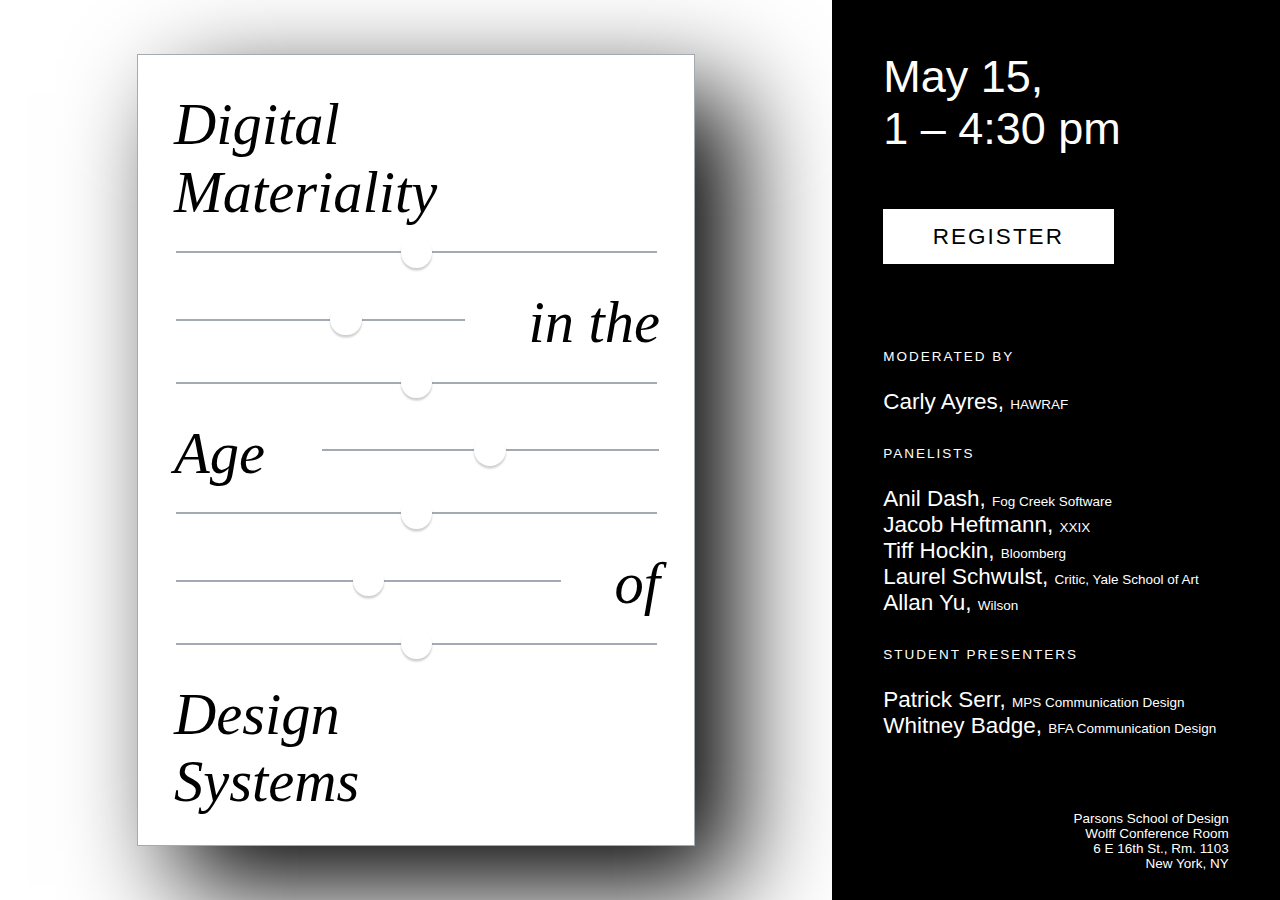
<file: digital-materiality/index.html>
<!DOCTYPE html>
<html>
  <head>
    <meta charset='utf-8'>
    <title>Digital Materiality in the Age of Design Systems</title>
    <meta name="viewport" content="width=device-width, initial-scale=1">
    <link href="assets/css/styles.css" media="all" rel="stylesheet" />
    <link rel="shortcut icon" href="" />
    <script src="https://ajax.googleapis.com/ajax/libs/jquery/1.11.1/jquery.min.js"></script>
  </head>

  <body>
      <div class="float_contain">
        <div class="wrapper shadow">
        <div class="container">
            <div class="title l c c7">Digital Materiality</div>
            <div class="spacer c c3"></div>
            <div class="spacer c c10">
                <input type="range" min="0" max="4" value="2" class="slider" id="myRange1">
            </div>
            <div class="spacer c c6">
                <input type="range" min="0" max="5" value="3" class="slider" id="myRange2">
            </div>
            <div class="title r c c4">in the</div>
            <div class="spacer c c10">
                <input type="range" min="0" max="4" value="2" class="slider" id="myRange3">
            </div>
            <div class="title  l c c3">Age</div>
            <div class="spacer c c7">
                <input type="range" min="0" max="2" value="1" class="slider" id="myRange4">
            </div>
            <div class="spacer c c10">
                <input type="range" min="-40" max="120" value="40" step="20" class="slider" id="myRange5">
            </div>
            <div class="spacer c c8">
                <input type="range" min="0" max="2" value="1" class="slider" id="myRange6">
            </div>
            <div class="title r c c2">of</div>
            <div class="spacer c c10">
                <input type="range" min="0" max="4" value="2" class="slider" id="myRange7">
            </div>
            <div class="title l c c6">Design Systems</div>   
        </div> 
        </div>
    </div>
    <div class="details">
        <p class="l" id="date">May 15,<br/>1 &ndash; 4:30 pm</p>
        <button type="button" onclick="location.href='https://www.eventbrite.com/e/digital-materiality-in-the-age-of-design-systems-tickets-45657918062';" value="Go to EventBrite" class="CTA">
                Register
        </button>
        <div class="l" id="speakers">
             <p>
                <span class="category">MODERATED BY</span><br/>
            </p>
            <p>
                Carly Ayres, <span class="sm">HAWRAF</span><br/>
            </p>
            <p>
                <span class="category">PANELISTS</span><br/>
            </p>
            <p>
                Anil Dash, <span class="sm">Fog Creek Software</span><br/>
                Jacob Heftmann, <span class="sm">XXIX</span><br/>
                Tiff Hockin, <span class="sm">Bloomberg</span><br/>
                Laurel Schwulst, <span class="sm">Critic, Yale School of Art</span><br/>
                Allan Yu, <span class="sm">Wilson</span><br/>

            </p>
            <p>
                <span class="category">STUDENT PRESENTERS</span><br/>
            </p>
            <p>
                Patrick Serr, <span class="sm">MPS Communication Design</span><br/>
                Whitney Badge, <span class="sm">BFA Communication Design</span><br/>
            </p>
        </div>
        <p class="r" id="address">Parsons School of Design
            <br/>Wolff Conference Room
            <br/>6 E 16th St., Rm. 1103
            <br/>New York, NY
    </p>
    </div>

      <script src="assets/js/app.js"></script>

  </body>
</html>
</file>
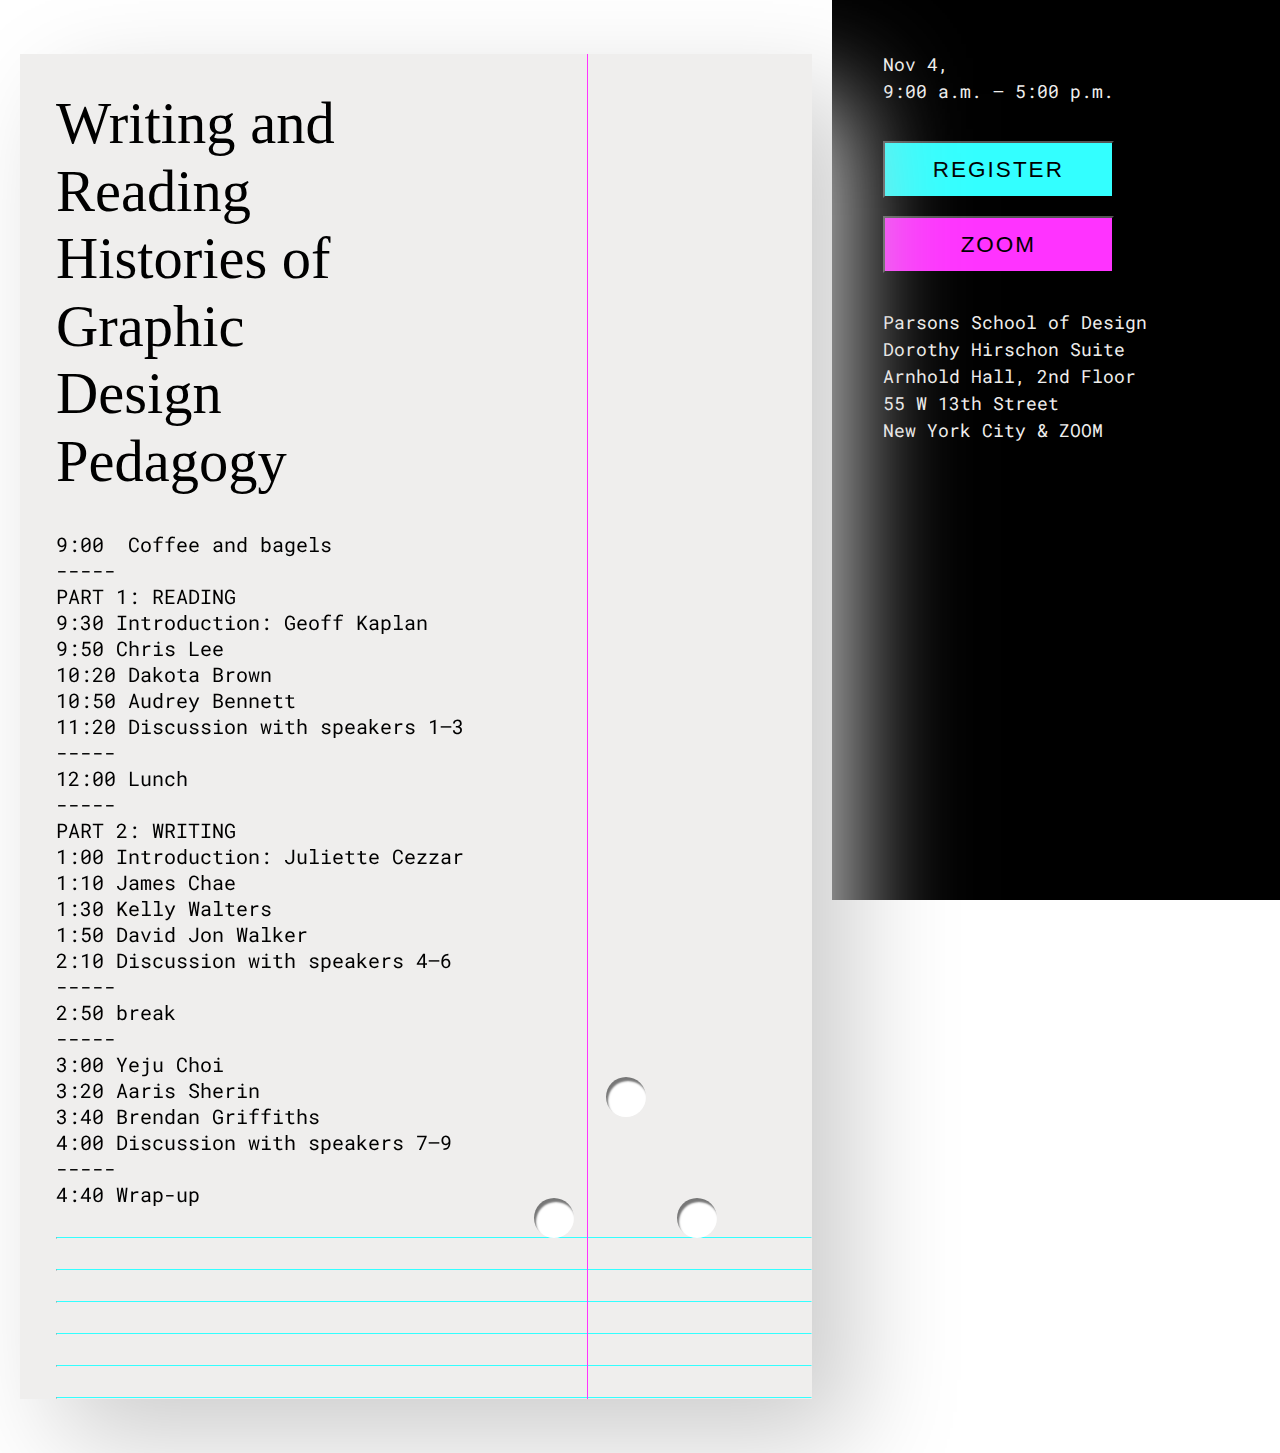
<file: gd-pedagogy/index.html>
<!DOCTYPE html>
<html>
  <head>
    <meta charset='utf-8'>
    <title>Writing and Reading Histories of Graphic Design Pedagogy</title>
    <meta name="viewport" content="width=device-width, initial-scale=1">
    <link href="assets/css/styles.css?2022" media="all" rel="stylesheet" />
    <link rel="shortcut icon" href="" />
    <script src="https://ajax.googleapis.com/ajax/libs/jquery/1.11.1/jquery.min.js"></script>
    <link href="//webfonts3.radimpesko.com/RP-W-dc6de4a2-681a-4153-b74b-fe10029523e6" rel="stylesheet">
    <link href="https://fonts.googleapis.com/css?family=Roboto+Mono" rel="stylesheet">
    <meta property="og:title" content="Writing and Reading Histories of Graphic Design Pedagogy">
    <meta property="og:description" content="Writing and Reading Histories of Graphic Design Pedagogy">
    <meta property="og:type" content="website">
    <meta property="og:url" content="https://parsons.github.io/gd-pedagogy/">
    <meta property="og:image" content="https://parsons.github.io/gd-pedagogy/assets/img/gd-pedagogy.jpg">
  </head>

  <body>
      <div class="float_contain">

<div class="wrapper shadow">

        <div class="container">

            <div class="title l c c7">Writing and Reading Histories of Graphic Design Pedagogy</div>


        </div>

        <div class="vl"></div>
        <div class="schedule">
                <p>9:00  	Coffee and bagels</p>
                <p>-----</p>
                <p>PART 1: READING</p>
                <p>9:30	Introduction: Geoff Kaplan</p>
                <p>9:50	 Chris Lee</p>
                <p>10:20	Dakota Brown</p>
                <p>10:50  Audrey Bennett</p>
                <p>11:20	Discussion with speakers 1–3</p>
                <p>-----</p>
                <p>12:00	Lunch</p>
                <p>-----</p>
                <p>PART 2: WRITING</p>
                <p>1:00		Introduction: Juliette Cezzar</p>
                <p>1:10		James Chae</p>
                <p>1:30		Kelly Walters</p>
                <p>1:50		David Jon Walker</p>
                <p>2:10		Discussion with speakers 4–6</p>
                <p>-----</p>
                <p>2:50		break</p>
                <p>-----</p>
                <p>3:00	Yeju Choi</p>
                <p>3:20	Aaris Sherin</p>
                <p>3:40	Brendan Griffiths</p>
                <p>4:00	Discussion with speakers 7–9</p>
                <p>-----</p>
                <p>4:40	Wrap-up</p>
              </schedule>
        <hr>
      <hr>
      <hr>
      <hr>
      <hr>
      <hr>
  <span class="dot1"></span>
      <span class="dot2"></span>
          <span class="dot3"></span>
        </div>

    </div>

    <div class="details">
        <p class="l">Nov 4,<br/>9:00 a.m. &ndash; 5:00 p.m.</p>
        <button type="button" onclick="location.href='https://www.eventbrite.com/e/writing-and-reading-histories-of-graphic-design-pedagogy-a-symposium-tickets-438729540867';" value="Go to EventBrite" class="CTA">
                Register
        </button>
        <button type="button2" onclick="location.href='https://newschool.zoom.us/meeting/register/tJIqce2sqzIqHtB0BWgmhPLiuXuvnNLiQW11';" value="Go to EventBrite" class="CTA2">
                ZOOM
        </button>
        <!--<div class="l">
<p>9:00  	Doors open to public, bagels</p>
<p>-----</p>
<p>PART 1: READING</p>
<p>9:30	Introduction: Geoff Kaplan</p>
<p>9:50	 Chris Lee</p>
<p>10:20	Dakota Brown</p>
<p>10:50  Audrey Bennett</p>
<p>11:20	Discussion with speakers 1–3</p>
<p>-----</p>
<p>12:00	Lunch</p>
<p>-----</p>
<p>PART 2: WRITING</p>
<p>1:00		Introduction: Juliette Cezzar</p>
<p>1:10		James Chae</p>
<p>1:30		Kelly Walters</p>
<p>1:50		Brendan Griffiths</p>
<p>2:10		Discussion with speakers 4–6</p>
<p>-----</p>
<p>2:50		break</p>
<p>-----</p>
<p>3:00	Yeju Choi</p>
<p>3:20	Aaris Sherin</p>
<p>3:40	David Jon Walker</p>
<p>4:00	Discussion with speakers 7–9</p>
<p>-----</p>
<p>4:40	Wrap-up</p>

            </p>

        </div>
<p>-----</p>-->
        <p class="l">Parsons School of Design
            <br/>Dorothy Hirschon Suite
            <br/>Arnhold Hall, 2nd Floor
            <br/>55 W 13th Street
            <br/>New York City & ZOOM
    </p>
    </div>

      <script src="assets/js/app.js"></script>

  </body>
</html>
</file>
<file: digital-materiality/assets/css/styles.css>
* {
    box-sizing: border-box;
    font-size: 0px;
}

body {
    background: white;
    color: black;
    padding: 0px;
    margin: 0px;
}

/* -----------------------------  POSTER ELEMENTS  ---------------------------------*/

.float_contain {
    position: absolute;
    left: 0px;
    top: 0px;
    width: 65vw;
    height: 100vh;
}

.wrapper {
    position: relative;
    background: #fff;
    width: 62vh;
    height: 88vh;
    margin: 6vh auto;
    padding: 4vh;
    z-index: 2;
    border: 1px solid #A4AAB3;
}


.container {
    position: relative;
    width: 54vh;
    height: 80vh;
}

/* -----------------------------  SIDEBAR  ---------------------------------*/

.details {
    position: fixed;
    right: 0px;
    top: 0px;
    width: 35vw;
    height: 100vh;
    background: #000;
    font-family: Helvetica, sans-serif;
    padding: 4vw;
}

.details p {
    font-size: 2.5vh;
    color: #fff;
}

.sm {
    font-size: 1.5vh;
    color: #fff;
}

.category {
    font-size: 1.5vh;
    letter-spacing: 2px;
    color: #fff;
    margin-top: 8vh;
}


#date {
    font-size: 5vh;
    margin: 0px;
}

#address {
    margin:8vh 0px;
    font-size: 1.5vh;
}

#speakers {
    position: relative;
}

.CTA {
    width: 18vw;
    border: 1px solid #fff;
    background: #fff;
    font-size: 2.5vh;
    margin: 6vh 0px;
    padding: 1.5vh;
    text-transform: uppercase;
    letter-spacing: 2px;
    text-align: center;
    position: static;
}

.CTA:hover {
    background: #000;
    color: #fff;
    cursor: pointer;
    box-shadow: -5px 5px #fff;
}


/* -----------------------------  CHARACTERISTICS  ---------------------------------*/

.title {
    font-family: times, sans-serif;
    font-style: italic;
    /* font-weight: bold; */
    font-size: 6.5vh;
    line-height: 7.5vh;
}

.shadow {
    -moz-box-shadow:    40px 40px 100px #000;
    -webkit-box-shadow: 40px 40px 100px #000;
    box-shadow:         40px 40px 100px #000;
  }


 .c {
     display: inline-block;
 }

 .spacer {
     height: 6vh;
     margin-bottom: 1vh;
     vertical-align: bottom;
 }

 .l {
     text-align: left;
 }

 .r {
    text-align: right;
}


 .c1 {
     width: 10%;
 }
 .c2 {
    width: 20%;
}
.c3 {
    width: 30%;
}
.c4 {
    width: 40%;
}
.c5 {
    width: 50%;
}
.c6 {
    width: 60%;
}
.c7 {
    width: 70%;
}
.c8 {
    width: 80%;
}
.c9 {
    width: 90%;
}
.c10 {
    width: 100%;
}

/* -----------------------------  SLIDERS  ---------------------------------*/

.slider {
    margin-top: 2.8vh;
    -webkit-appearance: none;  /* Override default CSS styles */
    appearance: none;
    width: 99%; /* Full-width */
    height: 2px; /* Specified height */
    background: #A4AAB3; /* Grey background */
    outline: none; /* Remove outline */
    opacity: 1; /* Set transparency (for mouse-over effects on hover) */
    -webkit-transition: .2s; /* 0.2 seconds transition on hover */
    transition: opacity .2s;
}

/* Mouse-over effects */
.slider:hover {
    opacity: 0.7; /* Fully shown on mouse-over */
}

/* The slider handle (use -webkit- (Chrome, Opera, Safari, Edge) and -moz- (Firefox) to override default look) */ 
.slider::-webkit-slider-thumb {
    -webkit-appearance: none; /* Override default look */
    appearance: none;
    width: 3.5vh; /* Set a specific slider handle width */
    height: 3.5vh; /* Slider handle height */
    border-radius: 100%;
    cursor: pointer; /* Cursor on hover */
    /* Knob: */
    background: #FFFFFF;
    border: 0 solid rgba(0,0,0,0.10);
    box-shadow: 0 3px 1px 0 rgba(0,0,0,0.05), 0 2px 2px 0 rgba(0,0,0,0.10), 0 3px 3px 0 rgba(0,0,0,0.05);
}

.slider::-moz-range-thumb {
    width: 3.5vh; /* Set a specific slider handle width */
    height: 3.5vh; /* Slider handle height */
    border-radius: 100%;
    cursor: pointer; /* Cursor on hover */
    /* Knob: */
    background: #FFFFFF;
    border: 0 solid rgba(0,0,0,0.50);
    box-shadow: 0 3px 1px 0 rgba(0,0,0,0.05), 0 2px 2px 0 rgba(0,0,0,0.10), 0 3px 3px 0 rgba(0,0,0,0.05);
}




/* -----------------------------  MOBILE  ---------------------------------*/

@media screen and (max-width: 760px) {

    .float_contain {
        position: relative;
        left: 0px;
        top: 0px;
        width: 100vw;
        height: 100vh;
        overflow: hidden;
    }
    
    .wrapper {
        position: relative;
        background: #fff;
        width: 88vw;
        max-width: 400px;
        height: 76vh;
        margin: 12vh auto;
        padding: 4vh;
        z-index: 2;
        border: 1px solid #A4AAB3;
    }
    
    
    .container {
        position: relative;
        width: 74vw;
        max-width: 335px;
        height: 80vh;
    }

    .details {
        position: relative;
        right: 0px;
        top: 0px;
        width: 100vw;
        height: 130vh;
        background: #000;
        font-family: Helvetica, sans-serif;
        padding: 4vh;
    }

    .details p {
        font-size: 3vh;
    }


    .title {
        font-size: 5vh;
        line-height: 6vh;
    }

    .spacer {
        height: 5vh;
        margin-bottom: 1vh;
        vertical-align: bottom;
    }

    #date {
        font-size: 7vh;
        position: relative;
    }
    
    #address {
        margin-top: 12vh;
        font-size: 3vh;
    }
    
    #speakers {
        font-size: 5vh;
        position: relative;
    }

    .sm {
        font-size: 1.75vh;
    }

    .CTA {
        width: 40vw;
    }

}



/* -----------------------------  XL  ---------------------------------*/

@media screen and (min-width: 1400px) {

    .float_contain {
        width: 70vw;
    }
    
    .details {
        width: 30vw;
    }
}
</file>
<file: gd-pedagogy/assets/css/styles.css>
* {
    box-sizing: border-box;
    font-size: 0px;
}

body {
    font-family: 'Roboto Mono', sans-serif;
    background: white;
    color: black;
    padding: 0px;
    margin: 0px;
}

body a:visited {
    font-family: 'Roboto Mono', sans-serif;
    background: white;
    color: black;
    padding: 0px;
    margin: 0px;
}

hr {
  width: 100%;
  margin: 30px 0 30px 0;
  border-top: 1px solid #33FFFF;
}
/* -----------------------------  POSTER ELEMENTS  ---------------------------------*/

.float_contain {
    position: absolute;
    left: 0px;
    top: 0px;
    width: 65vw;

}

.wrapper {
    position: relative;
    background: #efeeed;
    width: 88vh;

    margin: 6vh auto;
    z-index: 2;
}


.container {
    position: relative;
    width: 54vh;
        padding: 4vh;
}

.vl {
  border-left: 1px solid #ff33ff;
  height: 100%;
  position: absolute;
  left: 72%;
  margin-left: -3px;
  top: 0;
}

.dot1{
height: 40px;
width: 40px;
position: absolute;
Right: 12%;
bottom: 12%;
background-color: #fff;
border-radius: 50%;
display: inline-block;
border: 0px solid;
box-shadow: 2px 4px 2px #777777 inset;
}

.dot2{
height: 40px;
width: 40px;
position: absolute;
Right: 30%;
bottom: 12%;
background-color: #fff;
border-radius: 50%;
display: inline-block;
border: 0px solid;
box-shadow: 2px 4px 2px #777777 inset;
}

.dot3{
height: 40px;
width: 40px;
position: absolute;
Right: 21%;
bottom: 21%;
background-color: #fff;
border-radius: 50%;
display: inline-block;
border: 0px solid;
box-shadow: 2px 4px 2px #777777 inset;
}
.schedule {
  margin-left: 4vh;
}
/* -----------------------------  SIDEBAR  ---------------------------------*/


.details {
    position: fixed;
    right: 0px;
    top: 0px;
    width: 35vw;
    height: 100vh;
    background: #000;
    font-family: 'Roboto Mono', sans-serif;
    padding: 4vw;
}

.details p {
    font-size: 2vh;
    color: #efeeed;
    line-height: 3vh;
}

.sm {
    font-size: 1.5vh;
    color: #fff;
}

.category {
    font-size: 1.5vh;
    letter-spacing: 2px;
    color: #fff;
    margin-top: 8vh;
}


#date {
    font-size: 5vh;
    margin: 0px;
}

#address {
    margin:8vh 0px;
    font-size: 1.5vh;
}

#speakers {
    position: relative;
}

.CTA {
    width: 18vw;
    background: #33FFFF;
    font-size: 2.5vh;
    margin: 4vh 0px 1vh 0px;
    padding: 1.5vh;
    text-transform: uppercase;
    letter-spacing: 2px;
    text-align: center;
    position: static;

}

.CTA a: visited {
    width: 18vw;
    background: #33FFFF;
    font-size: 2.5vh;
    margin: 4vh 0px 1vh 0px;
    padding: 1.5vh;
    text-transform: uppercase;
    color: black;
    letter-spacing: 2px;
    text-align: center;
    position: static;

}

.CTA:hover {
    background: #000;
    color: #fff;
    cursor: pointer;
    box-shadow: -5px 5px #fff;
}

.CTA2 {
    width: 18vw;
    background: #ff33ff;
    font-size: 2.5vh;
    margin: 1vh 0px 4vh 0px;
    padding: 1.5vh;
    text-transform: uppercase;
    letter-spacing: 2px;
    text-align: center;
    position: static;

}

.CTA2:hover {
    background: #000;
    color: #fff;
    cursor: pointer;
    box-shadow: -5px 5px #fff;
}


/* -----------------------------  CHARACTERISTICS  ---------------------------------*/

h1, h2, h3, h4, h5, h6 {
  font-family: Fugue Head;
  font-size:30px;
  line-height: 30px;
  font-style:normal;
  padding:0;
  margin:0;
}

p, a {
  font-family: 'Roboto Mono', sans-serif;
  font-size:20px;
  font-style:normal;
  padding:0;
  margin:0;
}

.title {
    font-family: Fugue Head;
    /* font-weight: bold; */
    font-size: 6.5vh;
    line-height: 7.5vh;
}

.shadow {
    -moz-box-shadow:    40px 40px 100px #ccc;
    -webkit-box-shadow: 40px 40px 100px #ccc;
    box-shadow:         40px 40px 100px #ccc;
  }


 .c {
     display: inline-block;
 }

 .spacer {
     height: 6vh;
     margin-bottom: 1vh;
     vertical-align: bottom;
 }

 .l {
     text-align: left;
 }

 .r {
    text-align: right;
}


 .c1 {
     width: 10%;
 }
 .c2 {
    width: 20%;
}
.c3 {
    width: 30%;
}
.c4 {
    width: 40%;
}
.c5 {
    width: 50%;
}
.c6 {
    width: 60%;
}
.c7 {
    width: 70%;
}
.c8 {
    width: 80%;
}
.c9 {
    width: 90%;
}
.c10 {
    width: 100%;
}

/* -----------------------------  SLIDERS  ---------------------------------*/

.slider {
    margin-top: 2.8vh;
    -webkit-appearance: none;  /* Override default CSS styles */
    appearance: none;
    width: 99%; /* Full-width */
    height: 2px; /* Specified height */
    background: #A4AAB3; /* Grey background */
    outline: none; /* Remove outline */
    opacity: 1; /* Set transparency (for mouse-over effects on hover) */
    -webkit-transition: .2s; /* 0.2 seconds transition on hover */
    transition: opacity .2s;
}

/* Mouse-over effects */
.slider:hover {
    opacity: 0.7; /* Fully shown on mouse-over */
}

/* The slider handle (use -webkit- (Chrome, Opera, Safari, Edge) and -moz- (Firefox) to override default look) */
.slider::-webkit-slider-thumb {
    -webkit-appearance: none; /* Override default look */
    appearance: none;
    width: 3.5vh; /* Set a specific slider handle width */
    height: 3.5vh; /* Slider handle height */
    border-radius: 100%;
    cursor: pointer; /* Cursor on hover */
    /* Knob: */
    background: #FFFFFF;
    border: 0 solid rgba(0,0,0,0.10);
    box-shadow: 0 3px 1px 0 rgba(0,0,0,0.02), 0 2px 2px 0 rgba(0,0,0,0.05), 0 3px 3px 0 rgba(0,0,0,0.02);
}

.slider::-moz-range-thumb {
    width: 3.5vh; /* Set a specific slider handle width */
    height: 3.5vh; /* Slider handle height */
    border-radius: 100%;
    cursor: pointer; /* Cursor on hover */
    /* Knob: */
    background: #FFFFFF;
    border: 0 solid rgba(0,0,0,0.50);
    box-shadow: 0 3px 1px 0 rgba(0,0,0,0.02), 0 2px 2px 0 rgba(0,0,0,0.05), 0 3px 3px 0 rgba(0,0,0,0.02);
}




/* -----------------------------  MOBILE  ---------------------------------*/

@media screen and (max-width: 760px) {

    .float_contain {
        position: relative;
        left: 0px;
        top: 0px;
        width: 100vw;
        height: 200vh;
        /* overflow: hidden; */
    }

    .wrapper {
        position: relative;
        background: #efeeed;
        width: 88vw;
        max-width: 400px;
        margin: 12vh auto;
        z-index: 2;
    }


    .container {
        position: relative;
        width: 74vw;
        max-width: 335px;

    }

    .dot3{
    height: 40px;
    width: 40px;
    position: absolute;
    right: 21%;
    bottom: 16%;
    background-color: #fff;
    border-radius: 50%;
    display: inline-block;
    border: 0px solid;
    box-shadow: 2px 4px 2px #777777 inset;
    }


    .details {
        position: relative;
        right: 0px;
        top: 0px;
        width: 100vw;
        height: 130vh;
        background: #000;
        font-family: Helvetica, sans-serif;
        padding: 4vh;
    }

    .details p {
        /* font-size: 12vh; */
        font-size: 2vh;
        line-height: 3vh;
    }


    .title {
        font-size: 5vh;
        line-height: 6vh;
    }

    .spacer {
        height: 5vh;
        margin-bottom: 1vh;
        vertical-align: bottom;
    }

    #date {
        font-size: 7vh;
        position: relative;
    }

    #address {
        margin-top: 12vh;
        font-size: 3vh;
    }

    #speakers {
        font-size: 1vh;
        position: relative;
        line-height: 2vh;
    }

    .sm {
        font-size: 1.75vh;
    }

    .CTA {
        width: 40vw;
        margin-right: 10px;

    }
    .CTA2 {
        width: 40vw;

    }

}



/* -----------------------------  XL  ---------------------------------*/

@media screen and (min-width: 1400px) {

    .float_contain {
        width: 70vw;
    }

    .details {
        width: 30vw;
    }
}
</file>
